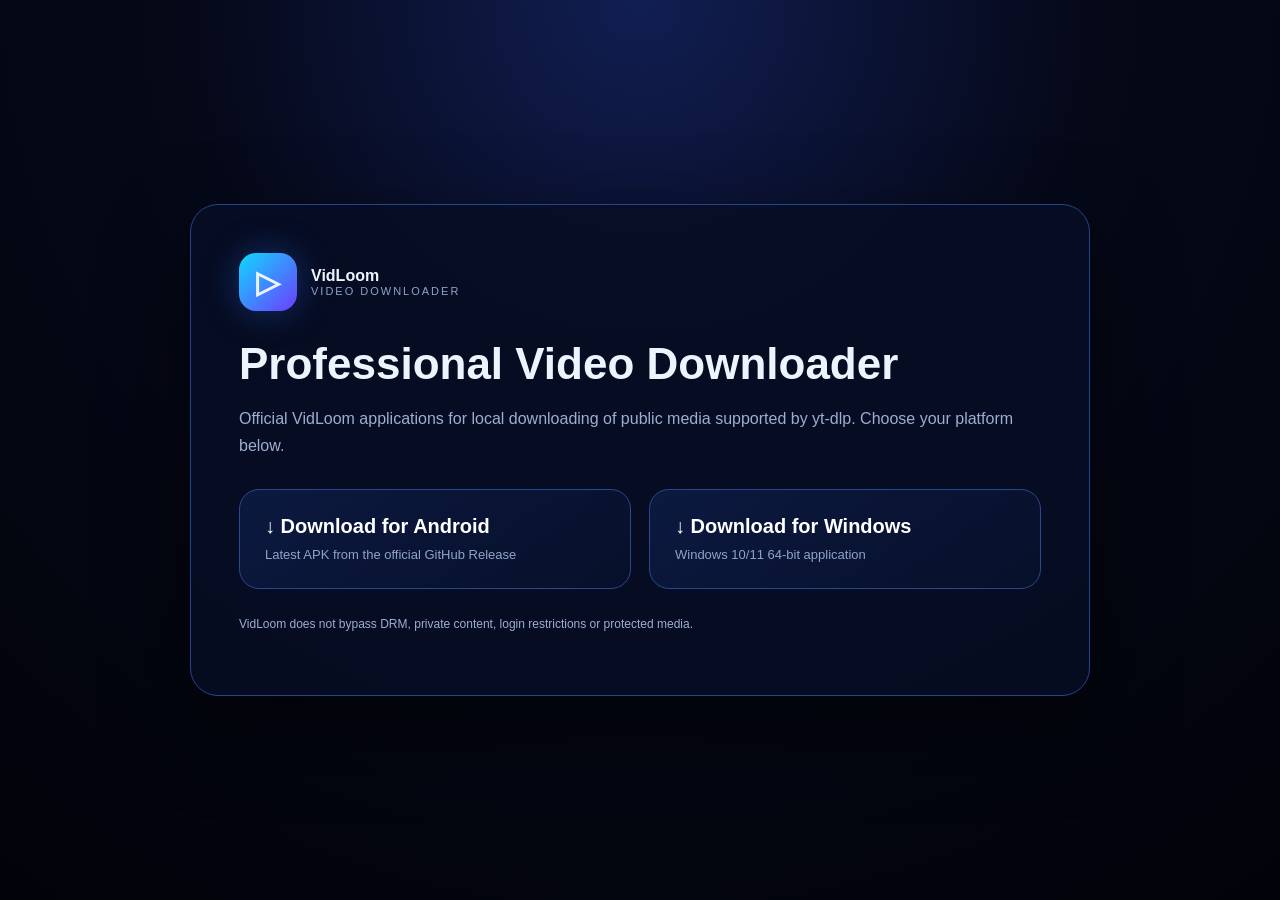
<file: docs/index.html>
<!doctype html>
<html lang="en">
<head>
<meta charset="utf-8"><meta name="viewport" content="width=device-width,initial-scale=1">
<title>VidLoom — Video Downloader Apps</title>
<meta name="description" content="Download the official VidLoom Video Downloader for Android and Windows.">
<style>
*{box-sizing:border-box}body{margin:0;min-height:100vh;font-family:Inter,Segoe UI,Arial,sans-serif;background:radial-gradient(circle at 50% 0,#111e52 0,#050817 42%,#02030a 100%);color:#eef4ff;display:grid;place-items:center;padding:28px}.card{width:min(900px,100%);padding:48px;border:1px solid #24448d;border-radius:28px;background:rgba(6,13,35,.86);box-shadow:0 30px 90px rgba(0,0,0,.45)}.logo{display:flex;align-items:center;gap:14px}.mark{width:58px;height:58px;border-radius:17px;display:grid;place-items:center;font-size:31px;font-weight:900;background:linear-gradient(135deg,#10d8ff,#6d3cff);box-shadow:0 0 35px rgba(45,117,255,.35)}h1{font-size:44px;margin:28px 0 10px}p{color:#9daed3;line-height:1.7}.grid{display:grid;grid-template-columns:1fr 1fr;gap:18px;margin-top:30px}.download{display:block;text-decoration:none;color:white;padding:25px;border:1px solid #28498e;border-radius:20px;background:linear-gradient(145deg,#0c1940,#07102a);transition:.2s}.download:hover{transform:translateY(-3px);border-color:#4d8cff}.download b{display:block;font-size:20px;margin-bottom:7px}.download span{color:#8fa3ca;font-size:13px}.note{margin-top:25px;font-size:12px}@media(max-width:650px){.card{padding:28px}.grid{grid-template-columns:1fr}h1{font-size:34px}}
</style>
</head>
<body><main class="card"><div class="logo"><div class="mark">▷</div><div><strong>VidLoom</strong><div style="font-size:11px;color:#8fa3ca;letter-spacing:2px">VIDEO DOWNLOADER</div></div></div><h1>Professional Video Downloader</h1><p>Official VidLoom applications for local downloading of public media supported by yt-dlp. Choose your platform below.</p><div class="grid"><a class="download" href="https://github.com/AzanKhan-pk/All-video-downloader-for-free/releases/latest/download/VidLoom-Android.apk"><b>↓ Download for Android</b><span>Latest APK from the official GitHub Release</span></a><a class="download" href="https://github.com/AzanKhan-pk/All-video-downloader-for-free/releases/latest/download/VidLoom-Windows.exe"><b>↓ Download for Windows</b><span>Windows 10/11 64-bit application</span></a></div><p class="note">VidLoom does not bypass DRM, private content, login restrictions or protected media.</p></main></body></html>
</file>
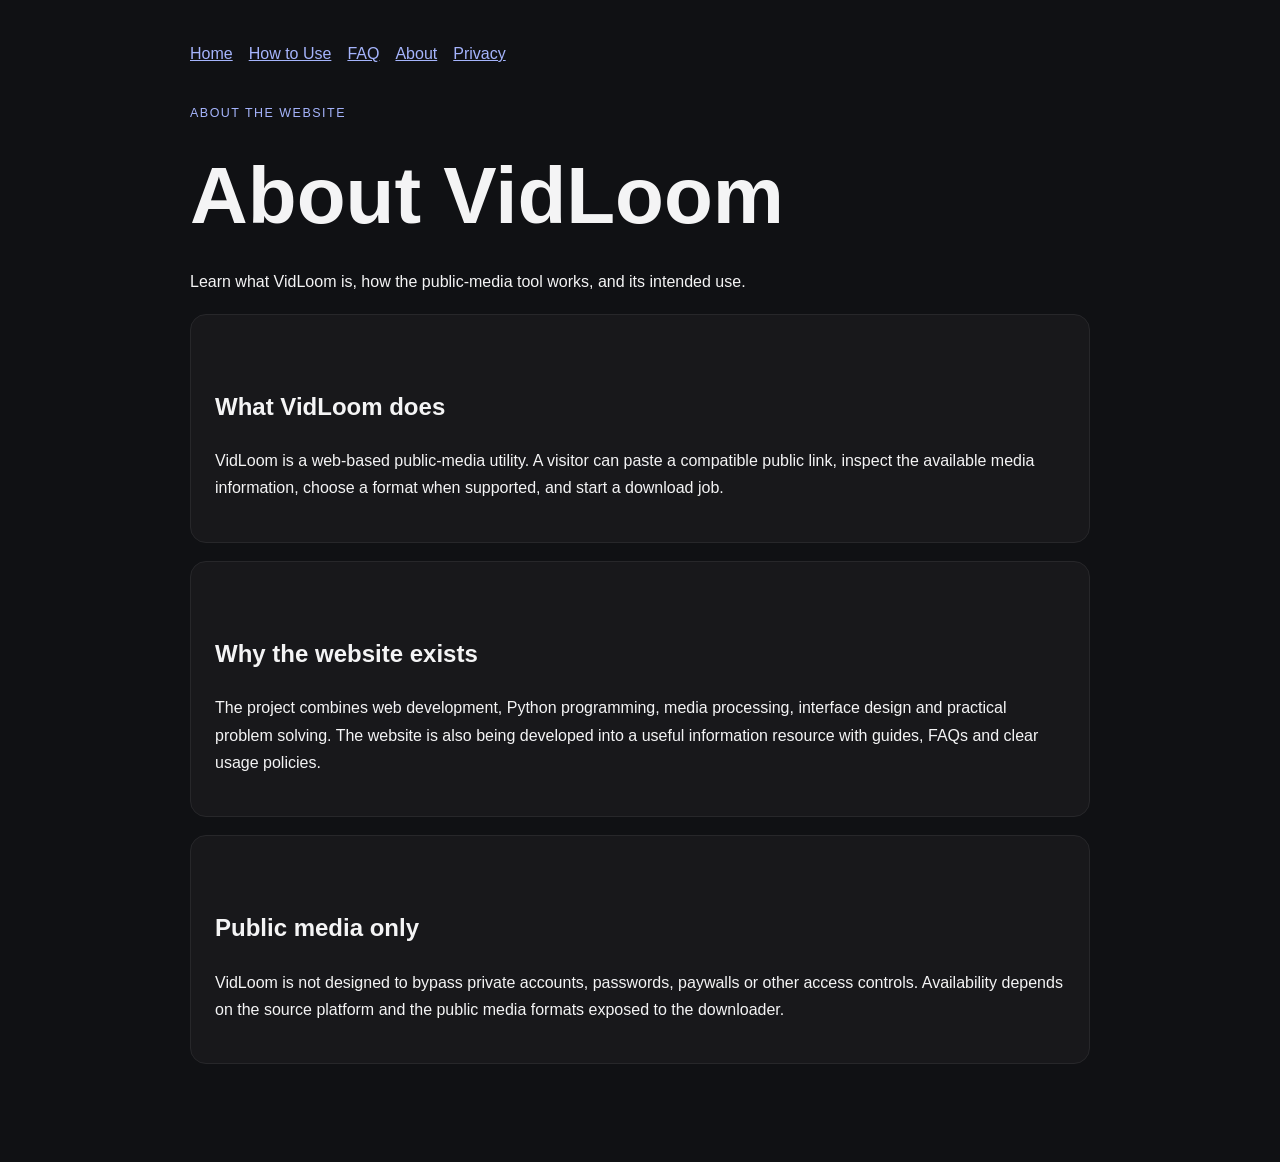
<file: templates/about.html>
<!doctype html>
<html lang="en"><head>
<meta charset="utf-8"><meta name="viewport" content="width=device-width, initial-scale=1">
<meta name="description" content="Learn what VidLoom is, how the public-media tool works, and its intended use.">
<meta name="robots" content="index,follow">
<title>About VidLoom | VidLoom</title>
<style>
body{margin:0;background:#101114;color:#f4f4f5;font-family:Arial,sans-serif;line-height:1.7}
main{max-width:900px;margin:auto;padding:40px 20px 80px}a{color:#a5b4fc}.tag{letter-spacing:.12em;text-transform:uppercase;color:#a5b4fc;font-size:.78rem}h1{font-size:clamp(2.4rem,8vw,5rem);line-height:1;margin:.4em 0}h2{margin-top:2em}section{background:#18181b;padding:24px;border:1px solid #27272a;border-radius:16px;margin:18px 0}.nav{display:flex;gap:16px;flex-wrap:wrap;margin-bottom:36px}
</style></head><body><main>
<nav class="nav"><a href="/">Home</a><a href="/how-to-use">How to Use</a><a href="/faq">FAQ</a><a href="/about">About</a><a href="/privacy">Privacy</a></nav>
<p class="tag">About the website</p><h1>About VidLoom</h1><p>Learn what VidLoom is, how the public-media tool works, and its intended use.</p><section><h2>What VidLoom does</h2><p>VidLoom is a web-based public-media utility. A visitor can paste a compatible public link, inspect the available media information, choose a format when supported, and start a download job.</p></section>
<section><h2>Why the website exists</h2><p>The project combines web development, Python programming, media processing, interface design and practical problem solving. The website is also being developed into a useful information resource with guides, FAQs and clear usage policies.</p></section>
<section><h2>Public media only</h2><p>VidLoom is not designed to bypass private accounts, passwords, paywalls or other access controls. Availability depends on the source platform and the public media formats exposed to the downloader.</p></section>
</main></body></html>
</file>
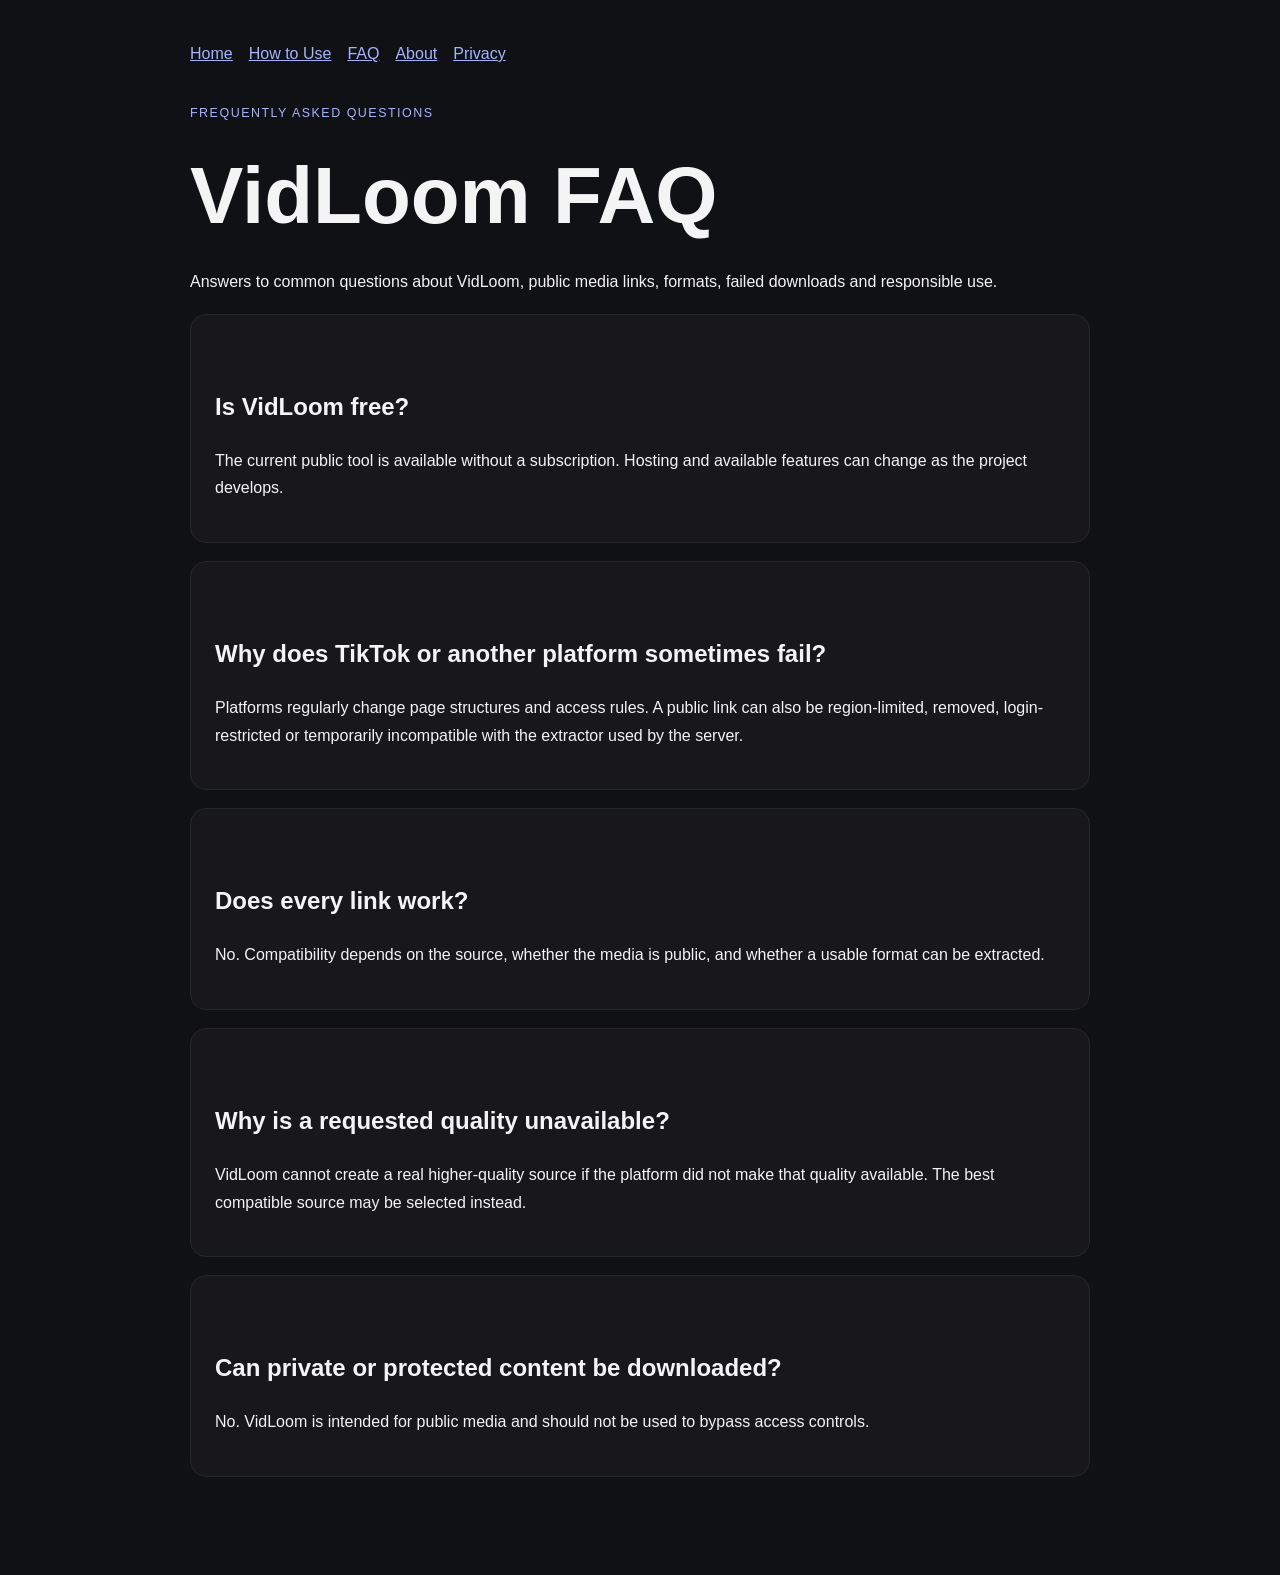
<file: templates/faq.html>
<!doctype html>
<html lang="en"><head>
<meta charset="utf-8"><meta name="viewport" content="width=device-width, initial-scale=1">
<meta name="description" content="Answers to common questions about VidLoom, public media links, formats, failed downloads and responsible use.">
<meta name="robots" content="index,follow">
<title>VidLoom FAQ | VidLoom</title>
<style>
body{margin:0;background:#101114;color:#f4f4f5;font-family:Arial,sans-serif;line-height:1.7}
main{max-width:900px;margin:auto;padding:40px 20px 80px}a{color:#a5b4fc}.tag{letter-spacing:.12em;text-transform:uppercase;color:#a5b4fc;font-size:.78rem}h1{font-size:clamp(2.4rem,8vw,5rem);line-height:1;margin:.4em 0}h2{margin-top:2em}section{background:#18181b;padding:24px;border:1px solid #27272a;border-radius:16px;margin:18px 0}.nav{display:flex;gap:16px;flex-wrap:wrap;margin-bottom:36px}
</style></head><body><main>
<nav class="nav"><a href="/">Home</a><a href="/how-to-use">How to Use</a><a href="/faq">FAQ</a><a href="/about">About</a><a href="/privacy">Privacy</a></nav>
<p class="tag">Frequently asked questions</p><h1>VidLoom FAQ</h1><p>Answers to common questions about VidLoom, public media links, formats, failed downloads and responsible use.</p><section><h2>Is VidLoom free?</h2><p>The current public tool is available without a subscription. Hosting and available features can change as the project develops.</p></section>
<section><h2>Why does TikTok or another platform sometimes fail?</h2><p>Platforms regularly change page structures and access rules. A public link can also be region-limited, removed, login-restricted or temporarily incompatible with the extractor used by the server.</p></section>
<section><h2>Does every link work?</h2><p>No. Compatibility depends on the source, whether the media is public, and whether a usable format can be extracted.</p></section>
<section><h2>Why is a requested quality unavailable?</h2><p>VidLoom cannot create a real higher-quality source if the platform did not make that quality available. The best compatible source may be selected instead.</p></section>
<section><h2>Can private or protected content be downloaded?</h2><p>No. VidLoom is intended for public media and should not be used to bypass access controls.</p></section>
</main></body></html>
</file>
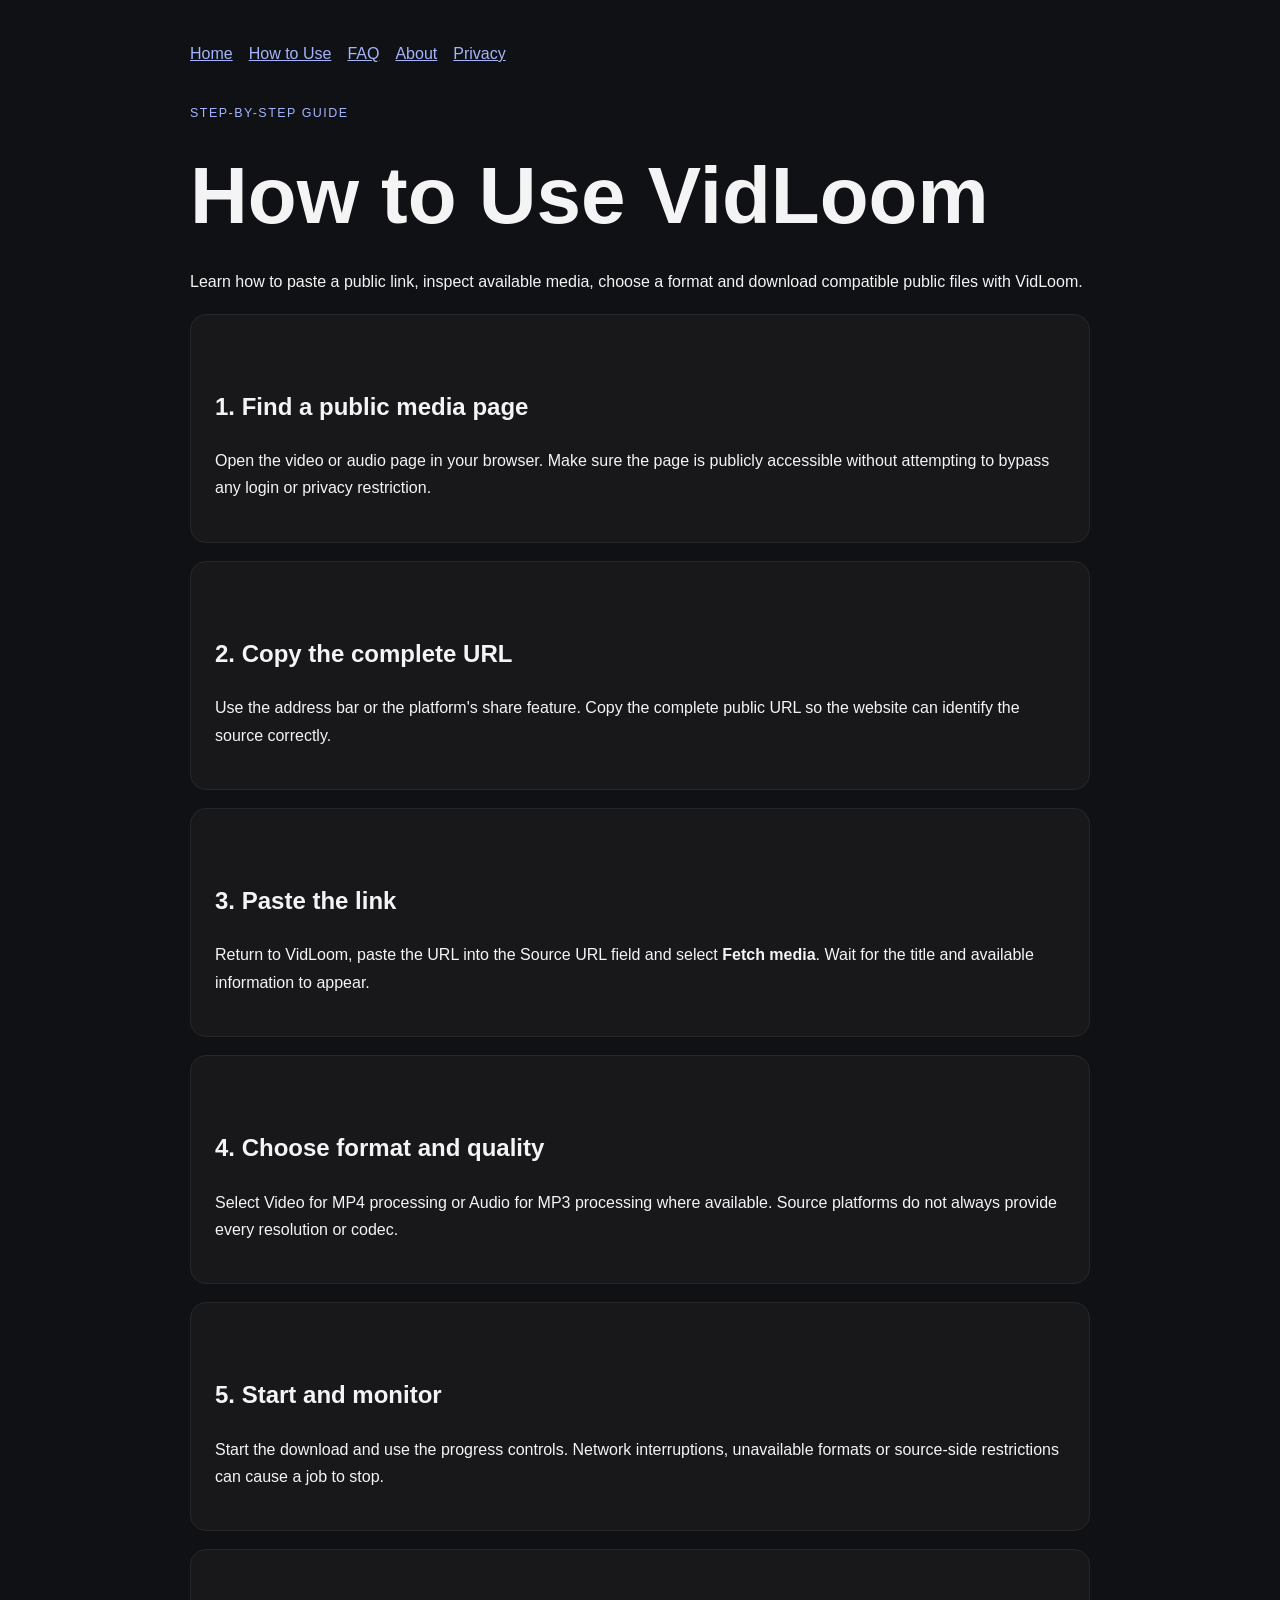
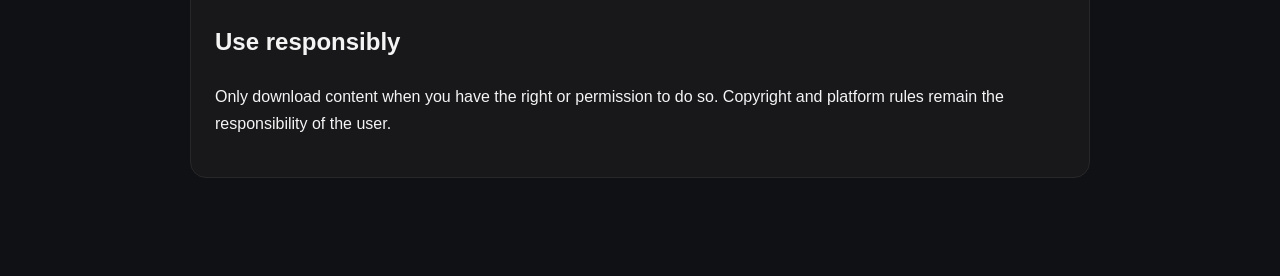
<file: templates/how-to-use.html>
<!doctype html>
<html lang="en"><head>
<meta charset="utf-8"><meta name="viewport" content="width=device-width, initial-scale=1">
<meta name="description" content="Learn how to paste a public link, inspect available media, choose a format and download compatible public files with VidLoom.">
<meta name="robots" content="index,follow">
<title>How to Use VidLoom | VidLoom</title>
<style>
body{margin:0;background:#101114;color:#f4f4f5;font-family:Arial,sans-serif;line-height:1.7}
main{max-width:900px;margin:auto;padding:40px 20px 80px}a{color:#a5b4fc}.tag{letter-spacing:.12em;text-transform:uppercase;color:#a5b4fc;font-size:.78rem}h1{font-size:clamp(2.4rem,8vw,5rem);line-height:1;margin:.4em 0}h2{margin-top:2em}section{background:#18181b;padding:24px;border:1px solid #27272a;border-radius:16px;margin:18px 0}.nav{display:flex;gap:16px;flex-wrap:wrap;margin-bottom:36px}
</style></head><body><main>
<nav class="nav"><a href="/">Home</a><a href="/how-to-use">How to Use</a><a href="/faq">FAQ</a><a href="/about">About</a><a href="/privacy">Privacy</a></nav>
<p class="tag">Step-by-step guide</p><h1>How to Use VidLoom</h1><p>Learn how to paste a public link, inspect available media, choose a format and download compatible public files with VidLoom.</p><section><h2>1. Find a public media page</h2><p>Open the video or audio page in your browser. Make sure the page is publicly accessible without attempting to bypass any login or privacy restriction.</p></section>
<section><h2>2. Copy the complete URL</h2><p>Use the address bar or the platform's share feature. Copy the complete public URL so the website can identify the source correctly.</p></section>
<section><h2>3. Paste the link</h2><p>Return to VidLoom, paste the URL into the Source URL field and select <b>Fetch media</b>. Wait for the title and available information to appear.</p></section>
<section><h2>4. Choose format and quality</h2><p>Select Video for MP4 processing or Audio for MP3 processing where available. Source platforms do not always provide every resolution or codec.</p></section>
<section><h2>5. Start and monitor</h2><p>Start the download and use the progress controls. Network interruptions, unavailable formats or source-side restrictions can cause a job to stop.</p></section>
<section><h2>Use responsibly</h2><p>Only download content when you have the right or permission to do so. Copyright and platform rules remain the responsibility of the user.</p></section>
</main></body></html>
</file>
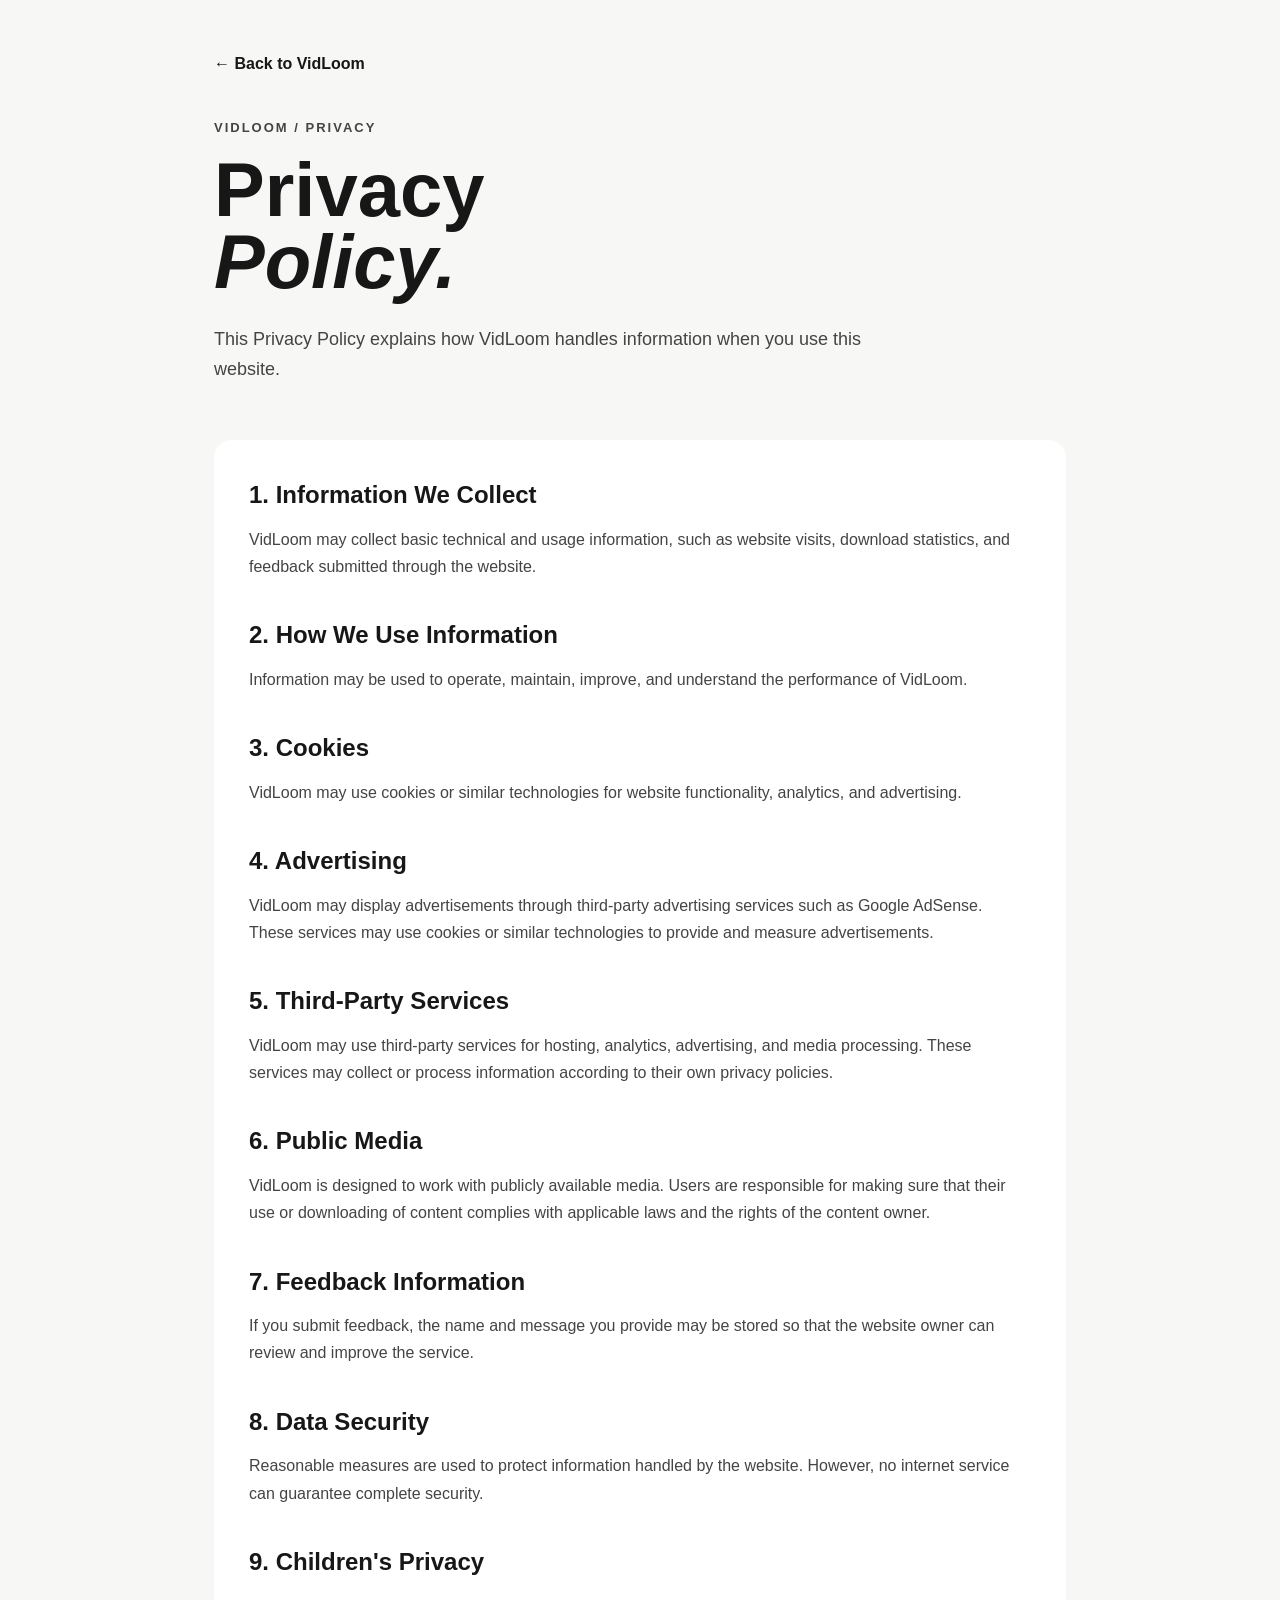
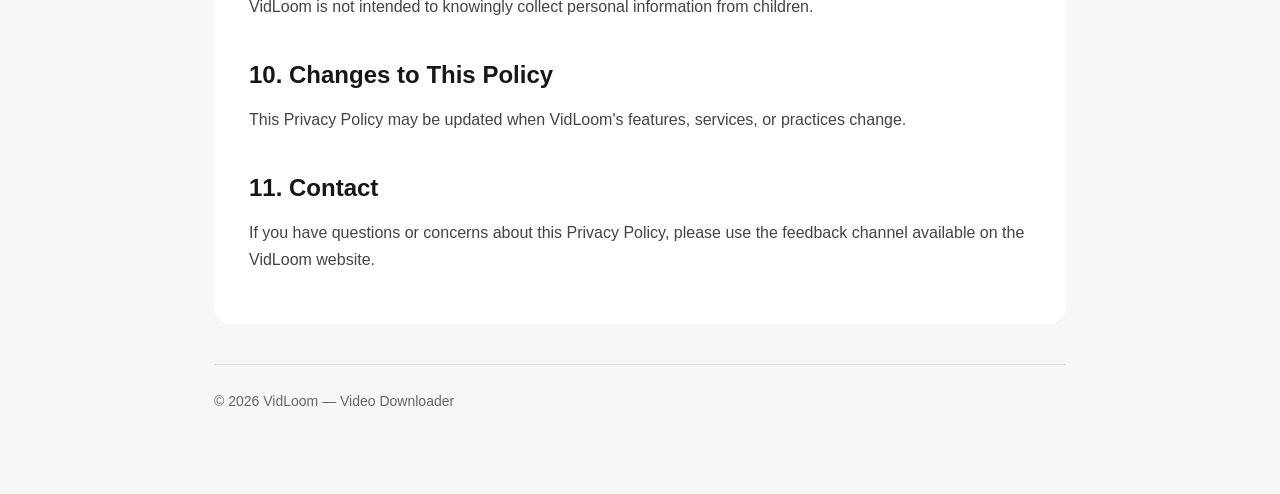
<file: templates/privacy.html>
<!DOCTYPE html>
<html lang="en">
<head>
    <meta charset="UTF-8">
    <meta name="viewport" content="width=device-width, initial-scale=1.0">

    <title>Privacy Policy - VidLoom</title>

    <meta
        name="description"
        content="Privacy Policy for VidLoom - Video Downloader."
    >

    <style>
        * {
            box-sizing: border-box;
        }

        body {
            margin: 0;
            font-family: Arial, sans-serif;
            background: #f7f7f5;
            color: #171717;
            line-height: 1.7;
        }

        .page {
            max-width: 900px;
            margin: 0 auto;
            padding: 50px 24px 80px;
        }

        .back {
            display: inline-block;
            margin-bottom: 40px;
            color: #171717;
            text-decoration: none;
            font-weight: 600;
        }

        .back:hover {
            text-decoration: underline;
        }

        .eyebrow {
            font-size: 13px;
            font-weight: 700;
            letter-spacing: 2px;
            text-transform: uppercase;
            margin-bottom: 15px;
        }

        h1 {
            font-size: clamp(42px, 8vw, 76px);
            line-height: 0.95;
            margin: 0 0 25px;
        }

        h1 span {
            font-style: italic;
        }

        .intro {
            font-size: 18px;
            max-width: 700px;
            margin-bottom: 55px;
        }

        .policy {
            background: white;
            padding: 35px;
            border-radius: 18px;
        }

        h2 {
            margin-top: 35px;
            margin-bottom: 10px;
            font-size: 24px;
        }

        h2:first-child {
            margin-top: 0;
        }

        p {
            margin-top: 0;
            color: #444;
        }

        footer {
            margin-top: 40px;
            padding-top: 25px;
            border-top: 1px solid #ddd;
            font-size: 14px;
            color: #666;
        }

        @media (max-width: 600px) {
            .page {
                padding: 30px 18px 60px;
            }

            .policy {
                padding: 24px;
            }
        }
    </style>
</head>

<body>

<main class="page">

    <a class="back" href="/">
        ← Back to VidLoom
    </a>

    <p class="eyebrow">VidLoom / Privacy</p>

    <h1>
        Privacy<br>
        <span>Policy.</span>
    </h1>

    <p class="intro">
        This Privacy Policy explains how VidLoom handles information
        when you use this website.
    </p>

    <section class="policy">

        <h2>1. Information We Collect</h2>
        <p>
            VidLoom may collect basic technical and usage information,
            such as website visits, download statistics, and feedback
            submitted through the website.
        </p>

        <h2>2. How We Use Information</h2>
        <p>
            Information may be used to operate, maintain, improve,
            and understand the performance of VidLoom.
        </p>

        <h2>3. Cookies</h2>
        <p>
            VidLoom may use cookies or similar technologies for website
            functionality, analytics, and advertising.
        </p>

        <h2>4. Advertising</h2>
        <p>
            VidLoom may display advertisements through third-party
            advertising services such as Google AdSense. These services
            may use cookies or similar technologies to provide and
            measure advertisements.
        </p>

        <h2>5. Third-Party Services</h2>
        <p>
            VidLoom may use third-party services for hosting, analytics,
            advertising, and media processing. These services may
            collect or process information according to their own
            privacy policies.
        </p>

        <h2>6. Public Media</h2>
        <p>
            VidLoom is designed to work with publicly available media.
            Users are responsible for making sure that their use or
            downloading of content complies with applicable laws and
            the rights of the content owner.
        </p>

        <h2>7. Feedback Information</h2>
        <p>
            If you submit feedback, the name and message you provide
            may be stored so that the website owner can review and
            improve the service.
        </p>

        <h2>8. Data Security</h2>
        <p>
            Reasonable measures are used to protect information handled
            by the website. However, no internet service can guarantee
            complete security.
        </p>

        <h2>9. Children's Privacy</h2>
        <p>
            VidLoom is not intended to knowingly collect personal
            information from children.
        </p>

        <h2>10. Changes to This Policy</h2>
        <p>
            This Privacy Policy may be updated when VidLoom's features,
            services, or practices change.
        </p>

        <h2>11. Contact</h2>
        <p>
            If you have questions or concerns about this Privacy Policy,
            please use the feedback channel available on the VidLoom
            website.
        </p>

    </section>

    <footer>
        © 2026 VidLoom — Video Downloader
    </footer>

</main>

</body>
</html>
</file>
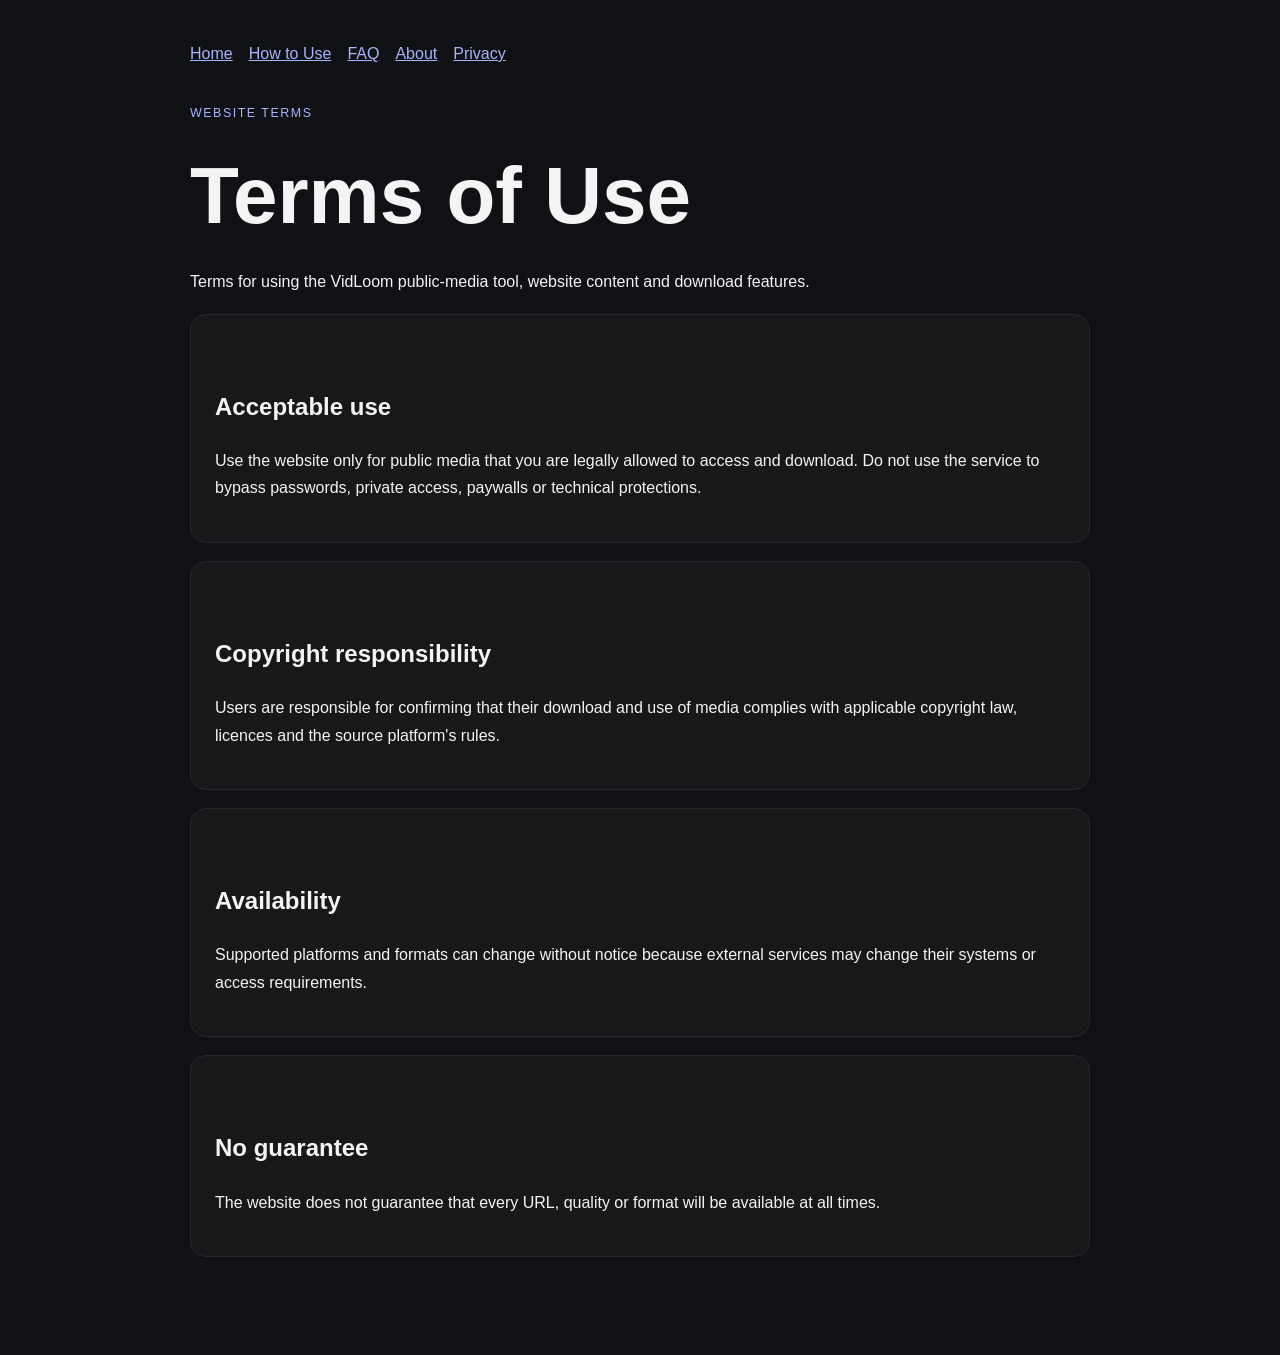
<file: templates/terms.html>
<!doctype html>
<html lang="en"><head>
<meta charset="utf-8"><meta name="viewport" content="width=device-width, initial-scale=1">
<meta name="description" content="Terms for using the VidLoom public-media tool, website content and download features.">
<meta name="robots" content="index,follow">
<title>Terms of Use | VidLoom</title>
<style>
body{margin:0;background:#101114;color:#f4f4f5;font-family:Arial,sans-serif;line-height:1.7}
main{max-width:900px;margin:auto;padding:40px 20px 80px}a{color:#a5b4fc}.tag{letter-spacing:.12em;text-transform:uppercase;color:#a5b4fc;font-size:.78rem}h1{font-size:clamp(2.4rem,8vw,5rem);line-height:1;margin:.4em 0}h2{margin-top:2em}section{background:#18181b;padding:24px;border:1px solid #27272a;border-radius:16px;margin:18px 0}.nav{display:flex;gap:16px;flex-wrap:wrap;margin-bottom:36px}
</style></head><body><main>
<nav class="nav"><a href="/">Home</a><a href="/how-to-use">How to Use</a><a href="/faq">FAQ</a><a href="/about">About</a><a href="/privacy">Privacy</a></nav>
<p class="tag">Website terms</p><h1>Terms of Use</h1><p>Terms for using the VidLoom public-media tool, website content and download features.</p><section><h2>Acceptable use</h2><p>Use the website only for public media that you are legally allowed to access and download. Do not use the service to bypass passwords, private access, paywalls or technical protections.</p></section>
<section><h2>Copyright responsibility</h2><p>Users are responsible for confirming that their download and use of media complies with applicable copyright law, licences and the source platform's rules.</p></section>
<section><h2>Availability</h2><p>Supported platforms and formats can change without notice because external services may change their systems or access requirements.</p></section>
<section><h2>No guarantee</h2><p>The website does not guarantee that every URL, quality or format will be available at all times.</p></section>
</main></body></html>
</file>
